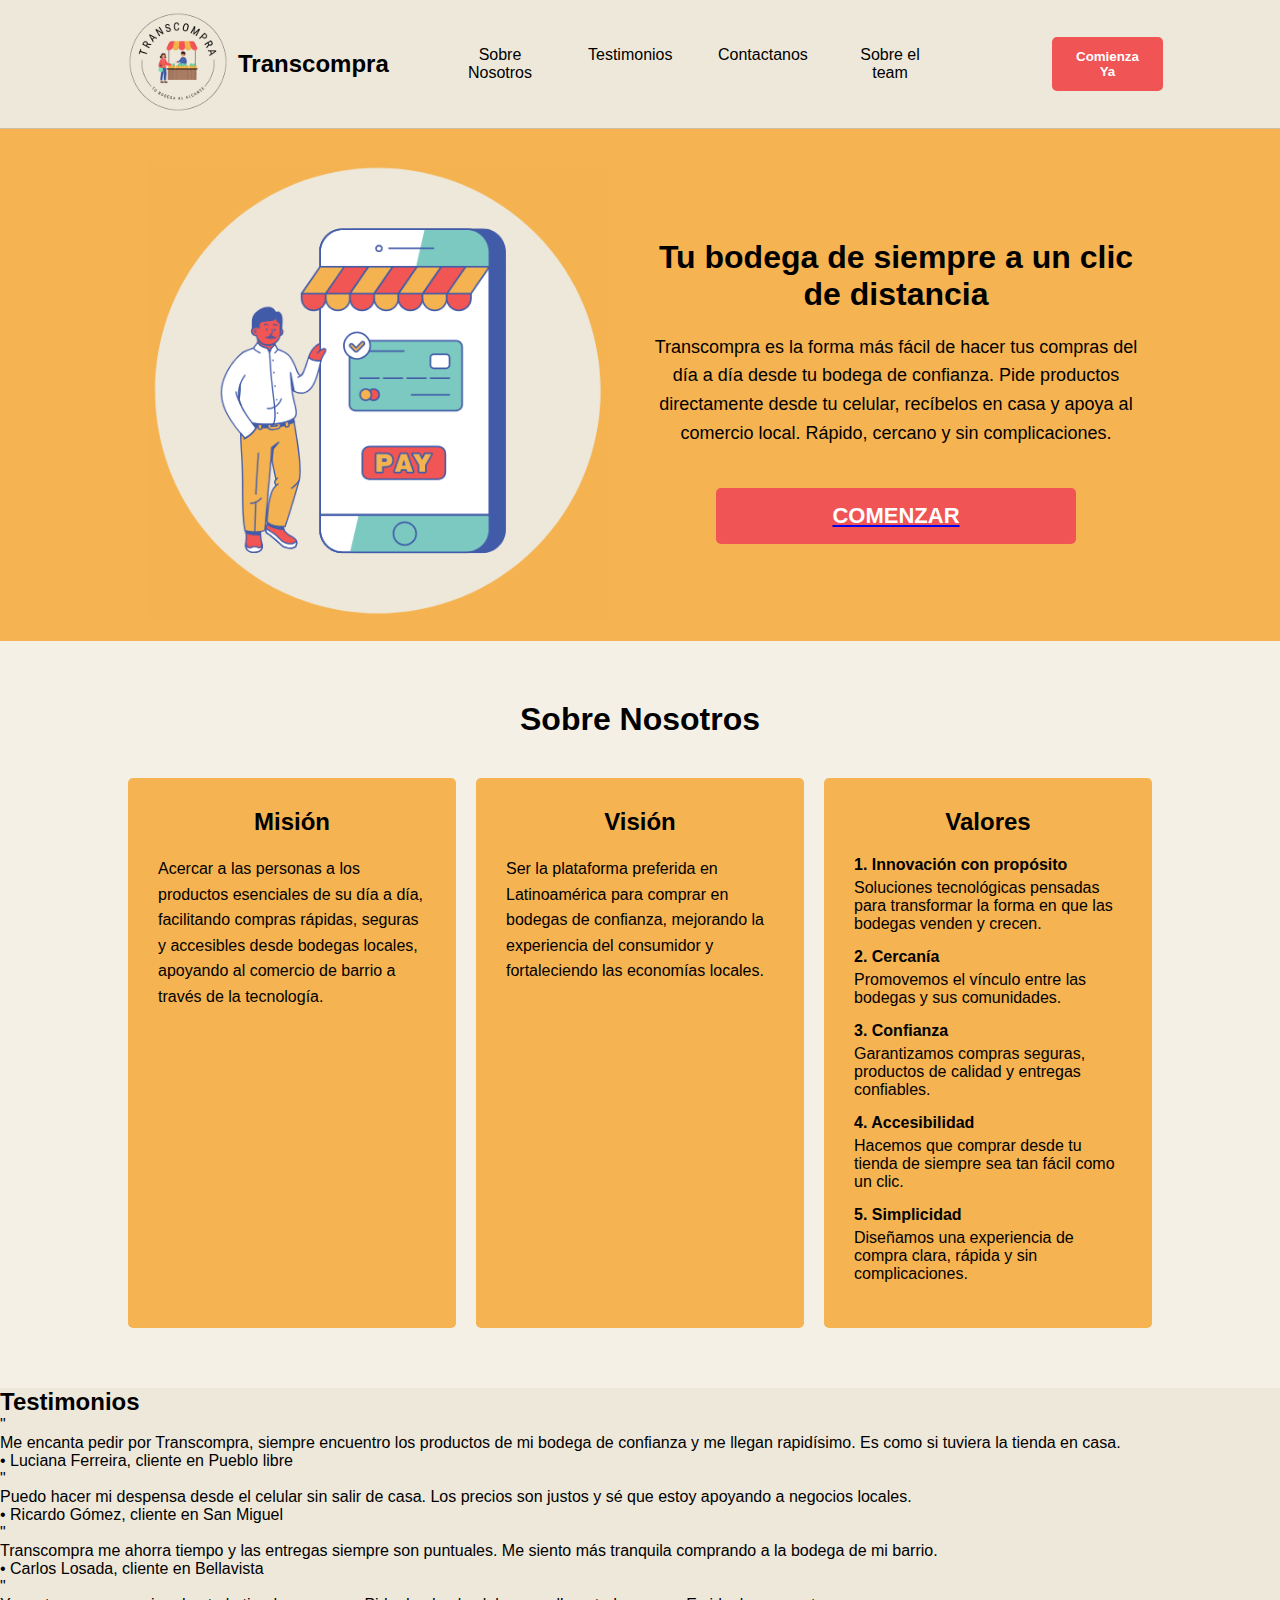
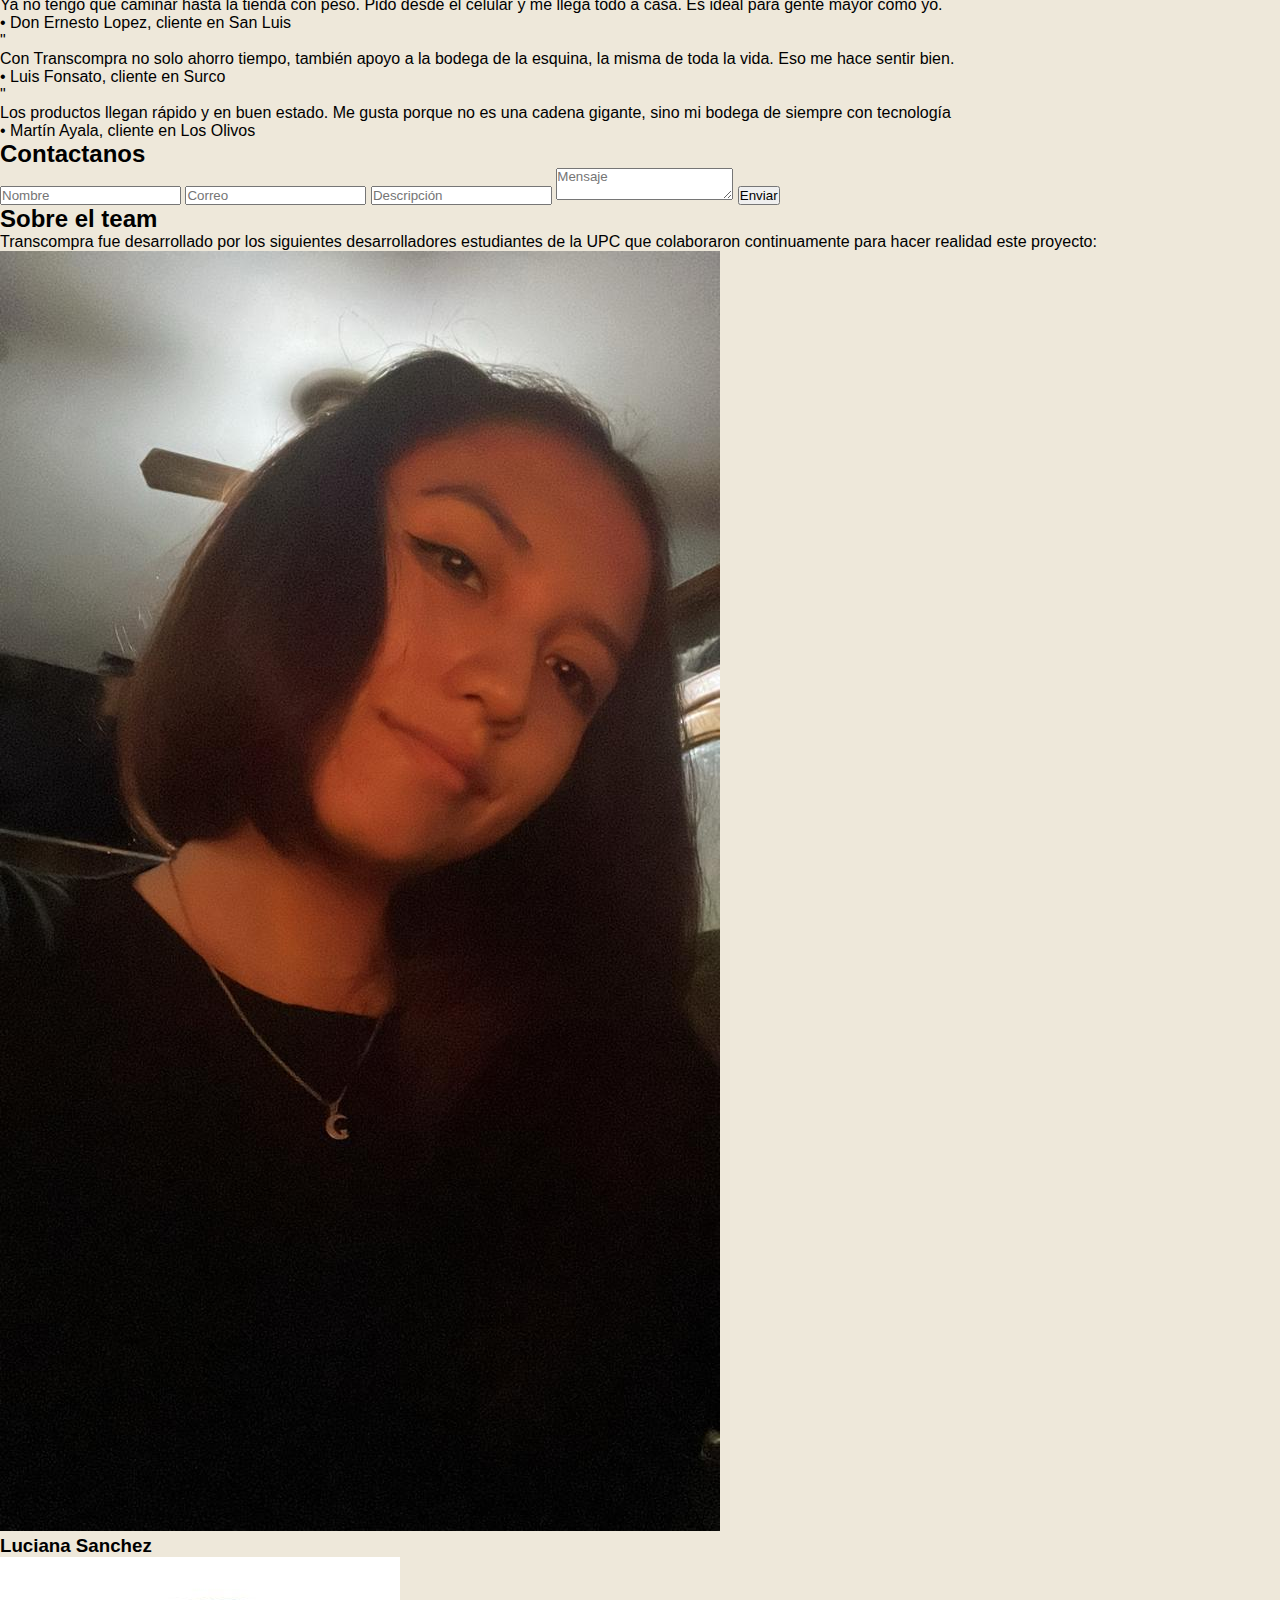
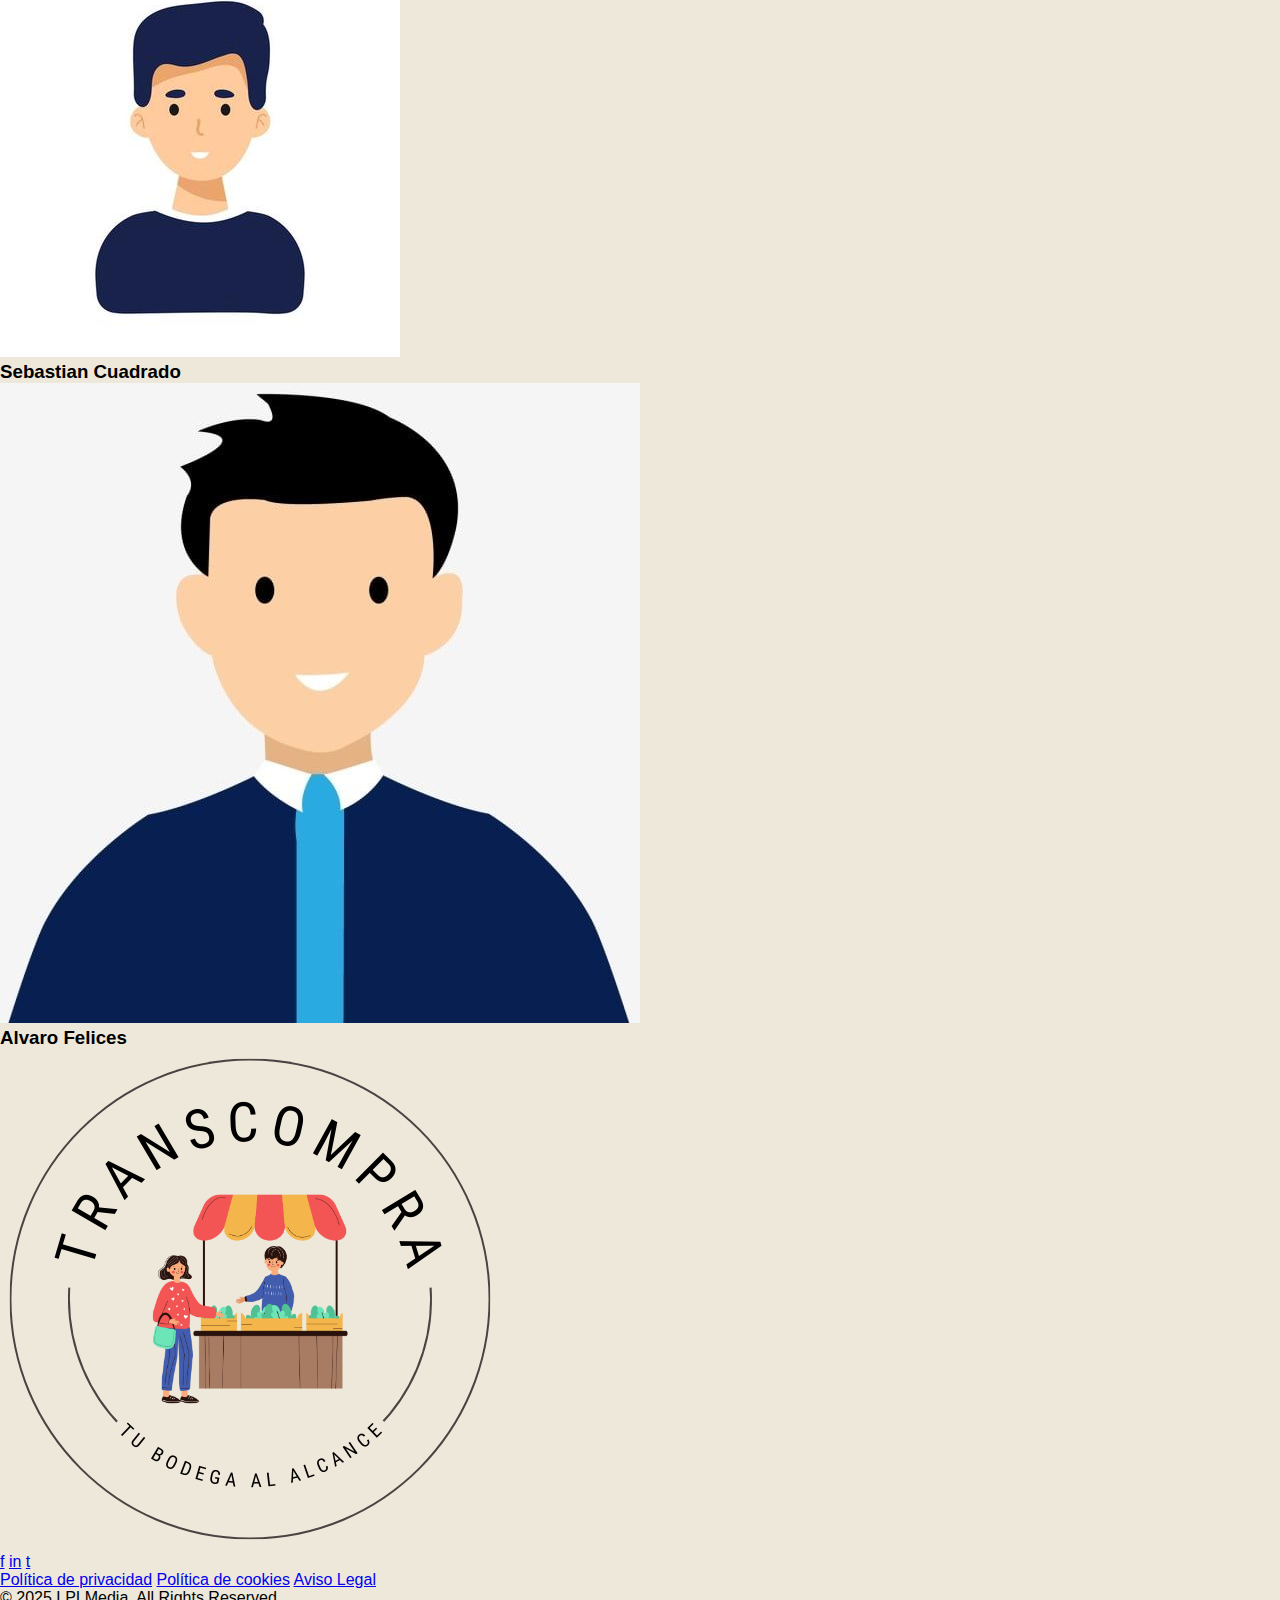
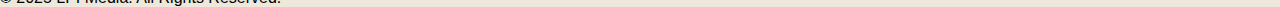
<file: index.html>
<!DOCTYPE html> 
<html lang="es">
<head>
    <meta charset="UTF-8">
    <meta name="viewport" content="width=device-width, initial-scale=1.0">
    <title>Transcompra - Plataforma Digital para tus compras de la bodega</title>
    <link rel="stylesheet" href="styles.css">
</head>
<body>
    <nav class="navbar">
        <div class="logo-container">
            <a href="index.html"><img src="imagenes/logo2.png" alt="Transcompra Logo" class="logo-image" />            </a>
            <a href="index.html" class="logo">Transcompra</a>
        </div>
        <div class="menu">
            <a href="#about">Sobre Nosotros</a>
            <a href="#testimonials">Testimonios</a>
            <a href="#contact">Contactanos</a>
            <a href="#team">Sobre el team</a>
        </div>
        <a href="App/index2.html">
            <button class="cta-button">Comienza Ya</button>
        </a>
    </nav>
    <section class="hero">
        <div class="hero-logo">
            <img src="imagenes/dibujo.png" alt="Transcompra Logo" />
        </div>
        <div class="hero-content">
            <h1>Tu bodega de siempre a un clic de distancia</h1>
            <p>Transcompra es la forma más fácil de hacer tus compras del día a día desde tu bodega de confianza. Pide productos directamente desde tu celular, recíbelos en casa y apoya al comercio local. Rápido, cercano y sin complicaciones.</p>
            <a href="App/index2.html"><button class="start-button">COMENZAR</button></a>
        </div>
    </section>

    <section id="about" class="about">
        <h2>Sobre Nosotros</h2>
        <div class="about-columns">
            <div class="about-column">
                <h3>Misión</h3>
                <p>Acercar a las personas a los productos esenciales de su día a día, facilitando compras rápidas, seguras y accesibles desde bodegas locales, apoyando al comercio de barrio a través de la tecnología.</p>
            </div>
            <div class="about-column">
                <h3>Visión</h3>
                <p>Ser la plataforma preferida en Latinoamérica para comprar en bodegas de confianza, mejorando la experiencia del consumidor y fortaleciendo las economías locales.</p>
            </div>
            <div class="about-column">
                <h3>Valores</h3>
                <ul class="values-list">
                    <li><strong>1. Innovación con propósito</strong> Soluciones tecnológicas pensadas para transformar la forma en que las bodegas venden y crecen.</li>
                    <li><strong>2. Cercanía</strong> Promovemos el vínculo entre las bodegas y sus comunidades.</li>
                    <li><strong>3. Confianza</strong>Garantizamos compras seguras, productos de calidad y entregas confiables.</li>
                    <li><strong>4. Accesibilidad</strong> Hacemos que comprar desde tu tienda de siempre sea tan fácil como un clic.</li>
                    <li><strong>5. Simplicidad</strong> Diseñamos una experiencia de compra clara, rápida y sin complicaciones.</li>
                </ul>
            </div>
        </div>
    </section>

    <section id="testimonials" class="testimonials">
        <h2>Testimonios</h2>
        <div class="testimonials-grid">
            <div class="testimonial">
                <div class="testimonial-quote">"</div>
                <div class="testimonial-content">
                    <p>Me encanta pedir por Transcompra, siempre encuentro los productos de mi bodega de confianza y me llegan rapidísimo. Es como si tuviera la tienda en casa.</p>
                    <span class="testimonial-author">• Luciana Ferreira, cliente en Pueblo libre</span>
                </div>
            </div>
            <div class="testimonial">
                <div class="testimonial-quote">"</div>
                <div class="testimonial-content">
                    <p>Puedo hacer mi despensa desde el celular sin salir de casa. Los precios son justos y sé que estoy apoyando a negocios locales.</p>
                    <span class="testimonial-author">• Ricardo Gómez, cliente en San Miguel</span>
                </div>
            </div>
            <div class="testimonial">
                <div class="testimonial-quote">"</div>
                <div class="testimonial-content">
                    <p>Transcompra me ahorra tiempo y las entregas siempre son puntuales. Me siento más tranquila comprando a la bodega de mi barrio.</p>
                    <span class="testimonial-author">• Carlos Losada, cliente en Bellavista</span>
                </div>
            </div>
            <div class="testimonial">
                <div class="testimonial-quote">"</div>
                <div class="testimonial-content">
                    <p>Ya no tengo que caminar hasta la tienda con peso. Pido desde el celular y me llega todo a casa. Es ideal para gente mayor como yo.</p>
                    <span class="testimonial-author">• Don Ernesto Lopez, cliente en San Luis</span>
                </div>
            </div>
            <div class="testimonial">
                <div class="testimonial-quote">"</div>
                <div class="testimonial-content">
                    <p>Con Transcompra no solo ahorro tiempo, también apoyo a la bodega de la esquina, la misma de toda la vida. Eso me hace sentir bien.</p>
                    <span class="testimonial-author">• Luis Fonsato, cliente en Surco </span>
                </div>
            </div>
            <div class="testimonial">
                <div class="testimonial-quote">"</div>
                <div class="testimonial-content">
                    <p>Los productos llegan rápido y en buen estado. Me gusta porque no es una cadena gigante, sino mi bodega de siempre con tecnología</p>
                    <span class="testimonial-author">• Martín Ayala, cliente en Los Olivos</span>
                </div>
            </div>
        </div>
    </section>

    <section id="contact" class="contact">
        <h2>Contactanos</h2>
        <form class="contact-form">
            <input type="text" placeholder="Nombre" required>
            <input type="email" placeholder="Correo" required>
            <input type="text" placeholder="Descripción">
            <textarea placeholder="Mensaje" required></textarea>
            <button type="submit">Enviar</button>
        </form>
    </section>

    <section id="team" class="team">
        <h2>Sobre el team</h2>
        <p>Transcompra fue desarrollado por los siguientes desarrolladores estudiantes de la UPC que colaboraron continuamente para hacer realidad este proyecto:</p>
        <div class="team-grid">
            <div class="team-member">
                <img src="imagenes/Luciana.jpg" alt="Luciana Sanchez">
                <h3>Luciana Sanchez</h3>
            </div>
            <div class="team-member">
                <img src="imagenes/sebastian.jpg" alt="Sebastian Cuadrado">
                <h3>Sebastian Cuadrado</h3>
            </div>
            <div class="team-member">
                <img src="imagenes/alvaro.jpg" alt="Alvaro Felices">
                <h3>Alvaro Felices</h3>
            </div>
        </div>
    </section>
    <footer class="footer">
        <div class="footer-logo">
            <img src="imagenes/logo2.png" alt="Transcompra Logo"/>
        </div>
        <div class="social-icons">
            <a href="#"><span>f</span></a>
            <a href="#"><span>in</span></a>
            <a href="#"><span>t</span></a>
        </div>
        <div class="footer-links">
            <a href="#">Política de privacidad</a>
            <a href="#">Política de cookies</a>
            <a href="#">Aviso Legal</a>
        </div>
        <p>© 2025 LPI Media. All Rights Reserved.</p>
    </footer>
</body>
</html>
</file>
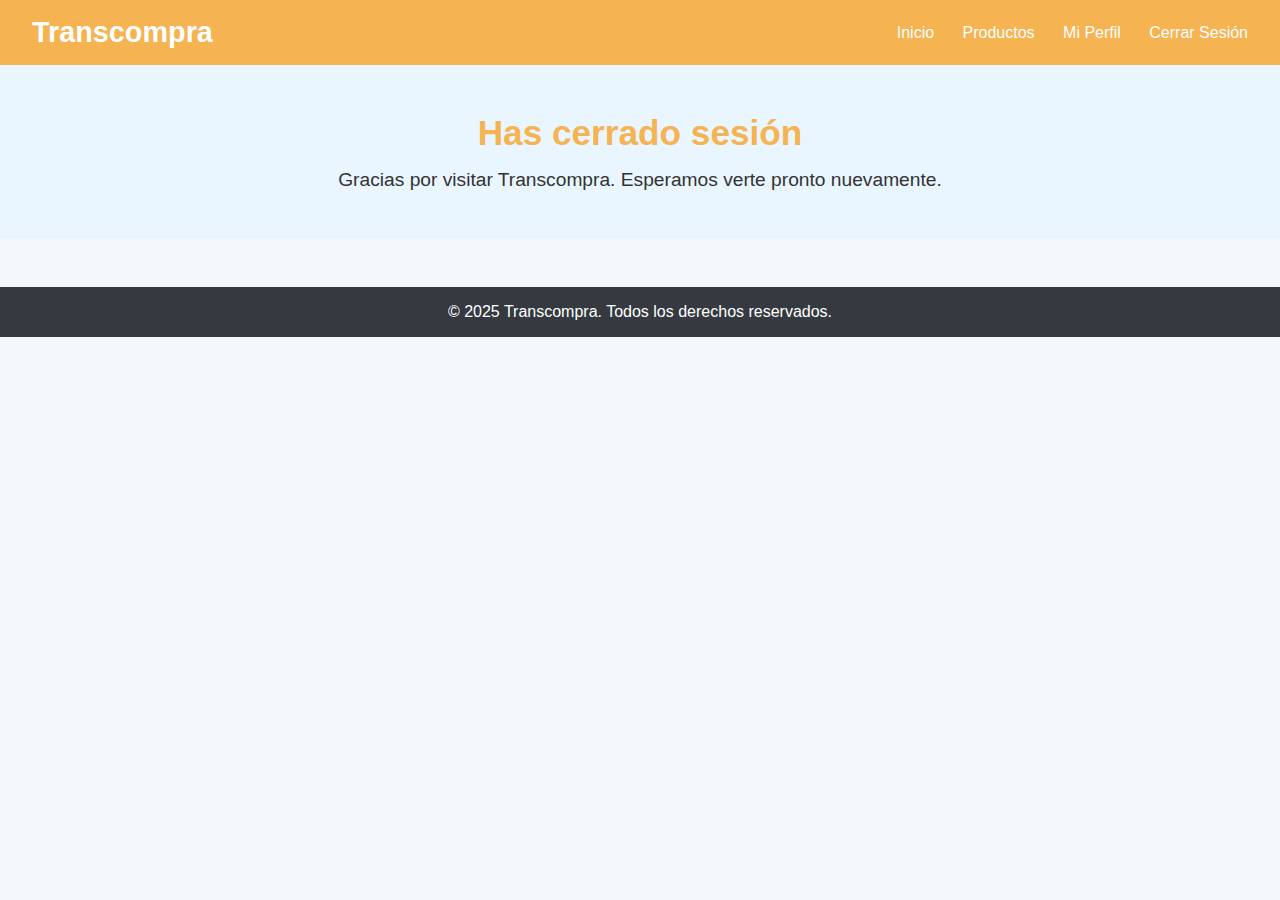
<file: App/cerrar.html>
<!DOCTYPE html>
<html lang="es">
<head>
  <meta charset="UTF-8">
  <meta name="viewport" content="width=device-width, initial-scale=1">
  <title>Cerrar Sesión - Transcompra</title>
  <link rel="stylesheet" href="styles2.css">
</head>
<body>
  <header>
    <h1>Transcompra</h1>
    <nav>
        <a href="home.html">Inicio</a>
        <a href="productos.html">Productos</a>
        <a href="perfil.html">Mi Perfil</a>
        <a href="cerrar.html">Cerrar Sesión</a>
    </nav>
  </header>

  <section class="hero">
    <h2>Has cerrado sesión</h2>
    <p>Gracias por visitar Transcompra. Esperamos verte pronto nuevamente.</p>
  </section>

  <footer>
    &copy; 2025 Transcompra. Todos los derechos reservados.
  </footer>
</body>
</html>
</file>
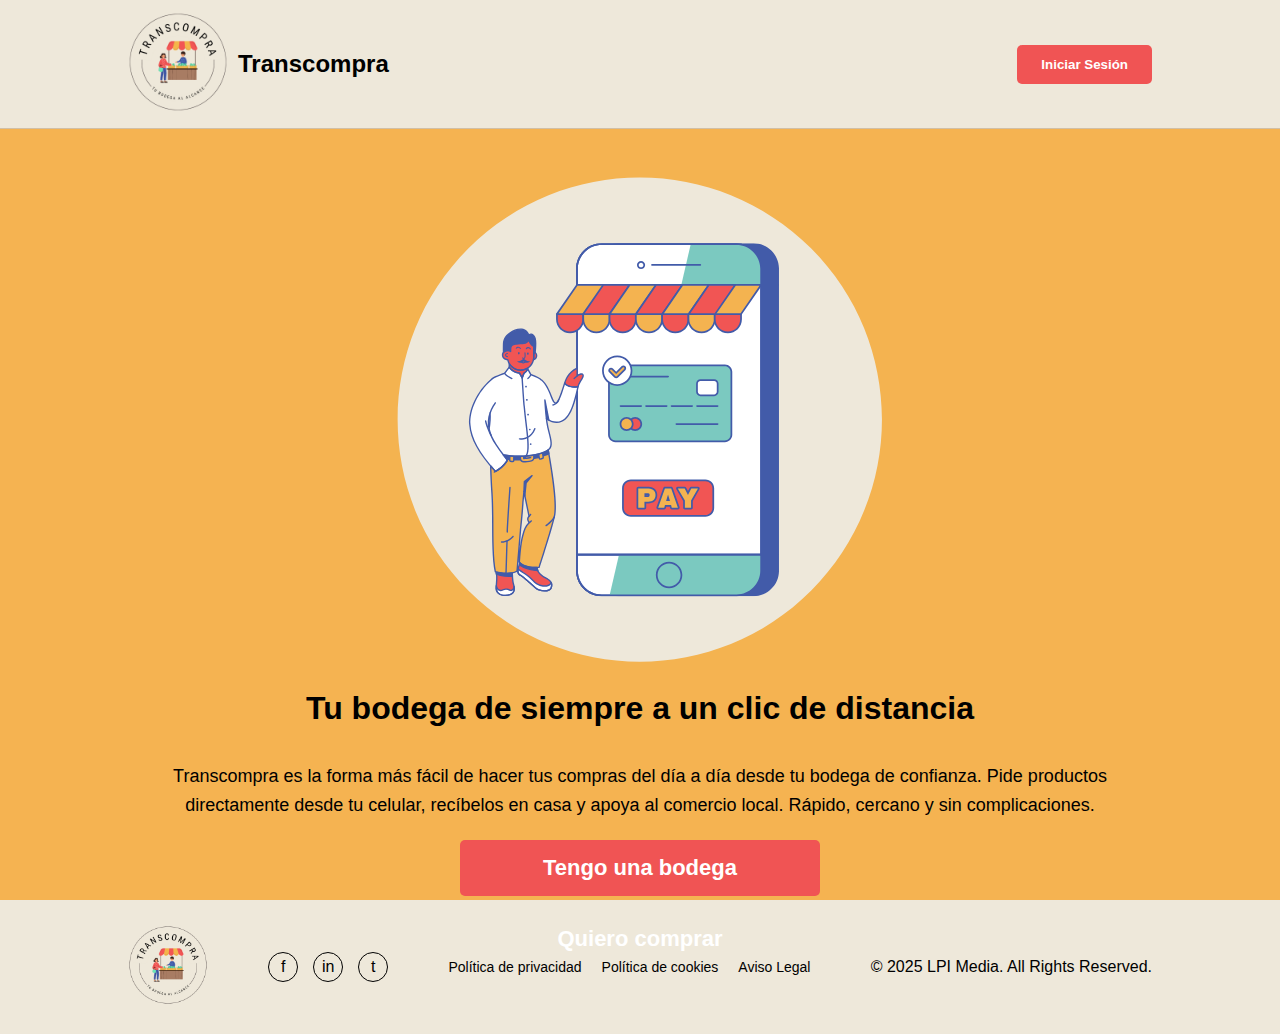
<file: App/index2.html>
<!DOCTYPE html> 
<html lang="es">
<head>
    <meta charset="UTF-8">
    <meta name="viewport" content="width=device-width, initial-scale=1.0">
    <title>Transcompra - Plataforma Digital para tus compras de la bodega</title>
    <link rel="stylesheet" href="styles0.css">
</head>
<body>
    <nav class="navbar">
        <div class="logo-container">
            <a href="../index.html"><img src="../imagenes/logo2.png" alt="Transcompra Logo" class="logo-image" />            </a>
            <a href="../index.html" class="logo">Transcompra</a>
        </div>
        <div>
            <a href="iniciarSesion/iniciarSesion.html">
                <button class="cta-button1">Iniciar Sesión</button>
            </a>
        </div>
    </nav>

    <section class="hero">
        <div class="hero-logo">
            <img src="../imagenes/dibujo.png" alt="Transcompra Logo" />
        </div>
        <div class="hero-content">
            <h1>Tu bodega de siempre a un clic de distancia</h1>
            <p>Transcompra es la forma más fácil de hacer tus compras del día a día desde tu bodega de confianza. Pide productos directamente desde tu celular, recíbelos en casa y apoya al comercio local. Rápido, cercano y sin complicaciones.</p>
            <a href="registro/registrarseProveedor.html">
                <button class="start-button">Tengo una bodega</button>
            </a>
            <a href="registro/registrarseComprador.html">
                <button class="start-button">Quiero comprar</button>
            </a>
        </div>
    </section>
    
    <footer class="footer">
        <div class="footer-logo">
            <img src="../imagenes/logo2.png" alt="Transcompra Logo"/>
        </div>
        <div class="social-icons">
            <a href="#"><span>f</span></a>
            <a href="#"><span>in</span></a>
            <a href="#"><span>t</span></a>
        </div>
        <div class="footer-links">
            <a href="#">Política de privacidad</a>
            <a href="#">Política de cookies</a>
            <a href="#">Aviso Legal</a>
        </div>
        <p>© 2025 LPI Media. All Rights Reserved.</p>
    </footer>
</body>
</html>
</file>
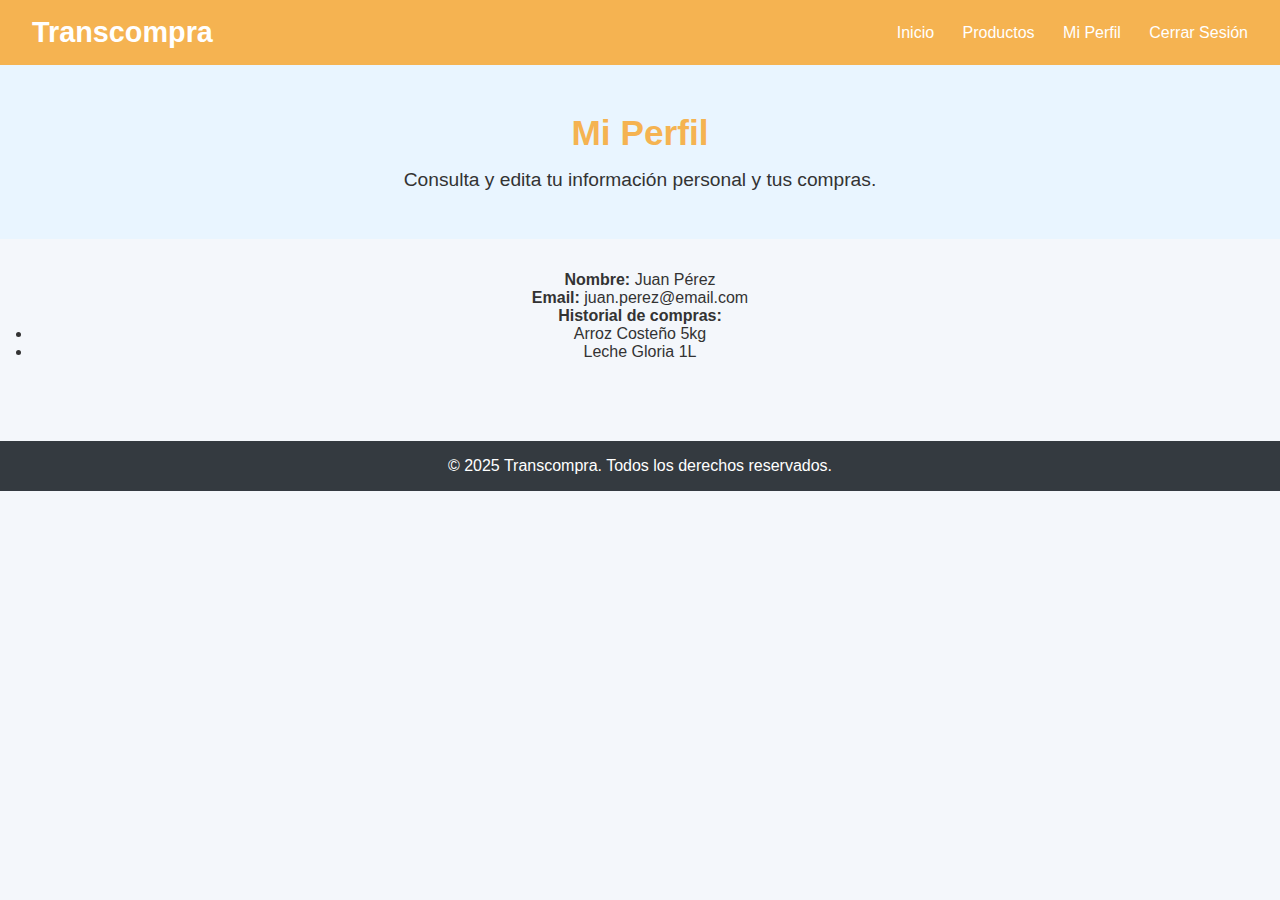
<file: App/perfil.html>
<!DOCTYPE html>
<html lang="es">
<head>
  <meta charset="UTF-8">
  <meta name="viewport" content="width=device-width, initial-scale=1">
  <title>Mi Perfil - Transcompra</title>
  <link rel="stylesheet" href="styles2.css">
</head>
<body>
  <header>
    <h1>Transcompra</h1>
    <nav>
        <a href="home.html">Inicio</a>
        <a href="productos.html">Productos</a>
        <a href="perfil.html">Mi Perfil</a>
        <a href="cerrar.html">Cerrar Sesión</a>
    </nav>
  </header>

  <section class="hero">
    <h2>Mi Perfil</h2>
    <p>Consulta y edita tu información personal y tus compras.</p>
  </section>

  <section class="product-gallery">
    <p><strong>Nombre:</strong> Juan Pérez</p>
    <p><strong>Email:</strong> juan.perez@email.com</p>
    <p><strong>Historial de compras:</strong></p>
    <ul>
      <li>Arroz Costeño 5kg</li>
      <li>Leche Gloria 1L</li>
    </ul>
  </section>

  <footer>
    &copy; 2025 Transcompra. Todos los derechos reservados.
  </footer>
</body>
</html>
</file>
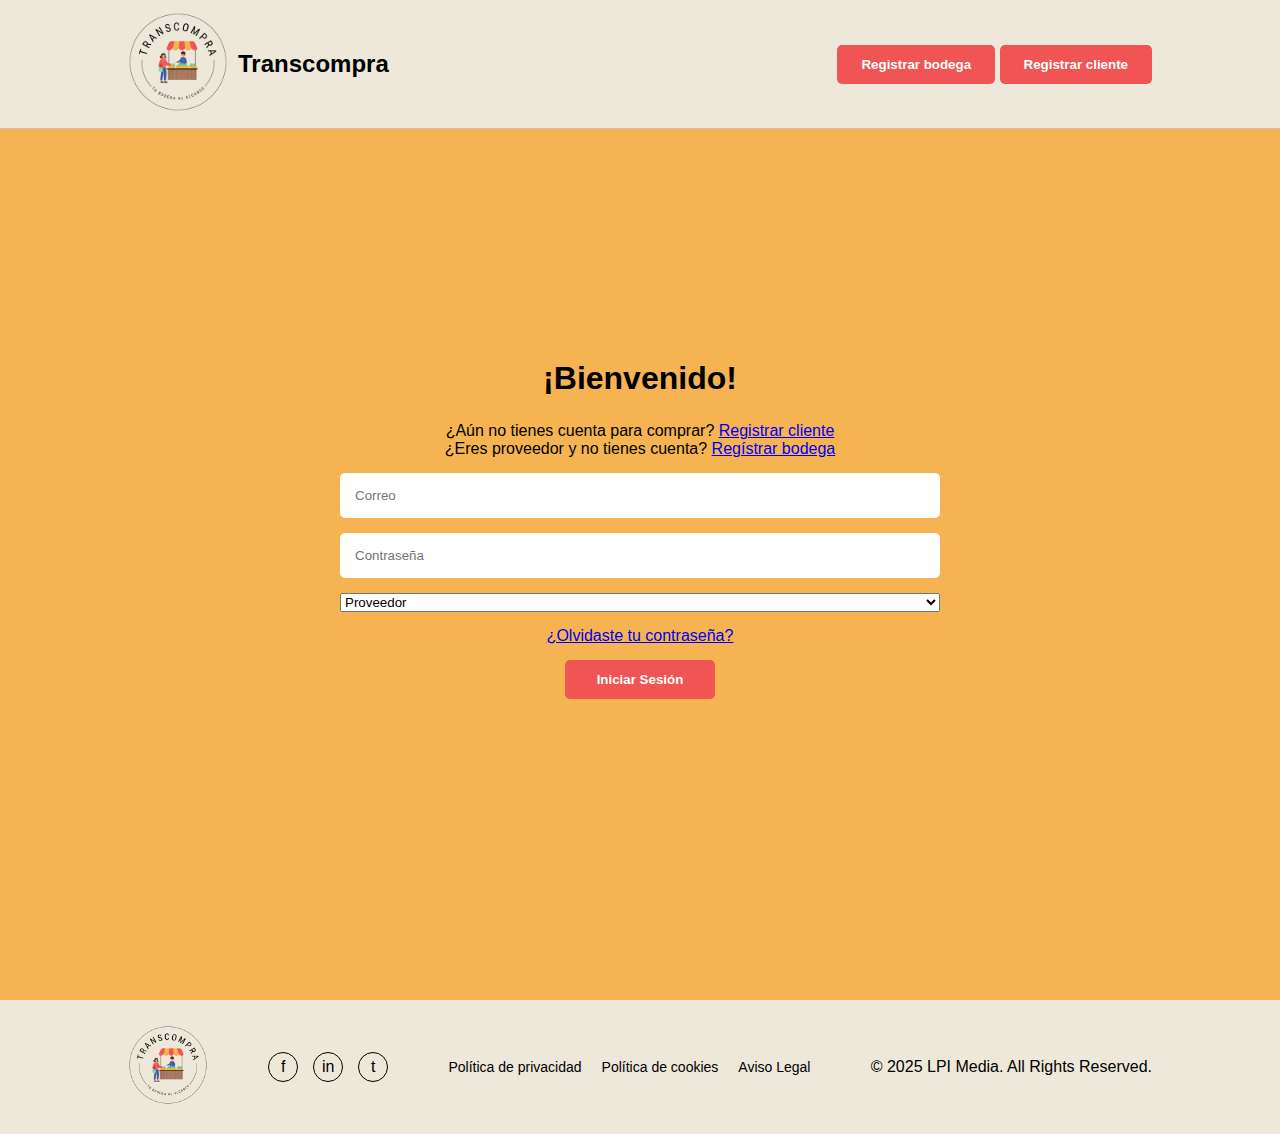
<file: App/iniciarSesion/iniciarSesion.html>
<!DOCTYPE html> 
<html lang="es">
<head>
    <meta charset="UTF-8">
    <meta name="viewport" content="width=device-width, initial-scale=1.0">
    <title>Transcompra - Plataforma Digital para tus compras de la bodega</title>
    <link rel="stylesheet" href="styles3.css">
</head>
<body>
    <nav class="navbar">
        <div class="logo-container">
            <a href="../index2.html"><img src="../../imagenes/logo2.png" alt="Transcompra Logo" class="logo-image" />            </a>
            <a href="../index2.html" class="logo">Transcompra</a>
        </div>
        <div>
            <a href="../registro/registrarseProveedor.html">
                <button class="cta-button1">Registrar bodega</button>
            </a>
            <a href="../registro/registrarseComprador.html">
                <button class="cta-button1">Registrar cliente</button>
            </a>
        </div>
    </nav>

    <section id="iniciarSesion" class="iniciarSesion">
        <h2>¡Bienvenido!</h2>
        <div>
            <p>¿Aún no tienes cuenta para comprar? <a href="../registro/registrarseComprador.html">Registrar cliente</a></p>
            <p>¿Eres proveedor y no tienes cuenta? <a href="../registro/registrarseProveedor.html">Regístrar bodega</a></p>
        </div>
        <form id="iniciarSesion-form" class="iniciarSesion-form">
            <input type="email" placeholder="Correo" required>
            <input type="password" placeholder="Contraseña" required>
            <select name="Tipo de usuario" id="UserType" form="iniciarSesion-form" placeholder="Tipo de usuario" required>
                <option value="Proveedor">Proveedor</option>
                <option value="Comprador">Comprador</option>
            </select>
            <div class="recuperar-contrasena">
                <a href="#">¿Olvidaste tu contraseña?</a>
            </div>
            <a href="../home.html">
                <button type="submit">Iniciar Sesión</button>
            </a>
        </form>
    </section>

    
    <footer class="footer">
        <div class="footer-logo">
            <img src="../../imagenes/logo2.png" alt="Transcompra Logo"/>
        </div>
        <div class="social-icons">
            <a href="#"><span>f</span></a>
            <a href="#"><span>in</span></a>
            <a href="#"><span>t</span></a>
        </div>
        <div class="footer-links">
            <a href="#">Política de privacidad</a>
            <a href="#">Política de cookies</a>
            <a href="#">Aviso Legal</a>
        </div>
        <p>© 2025 LPI Media. All Rights Reserved.</p>
    </footer>
</body>
</html>
</file>
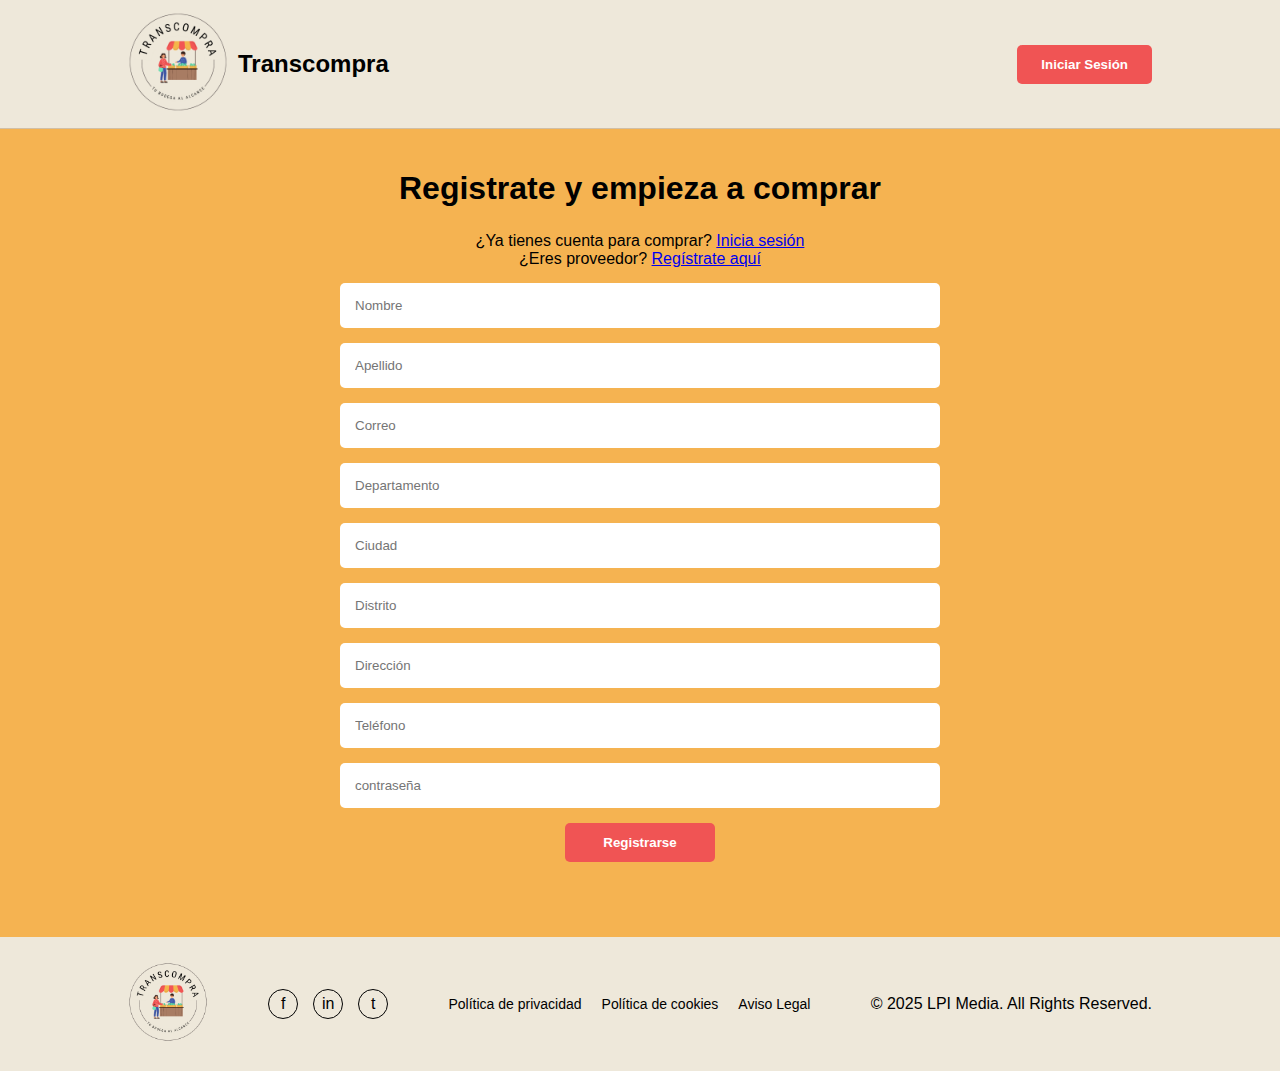
<file: App/registro/registrarseComprador.html>
<!DOCTYPE html> 
<html lang="es">
<head>
    <meta charset="UTF-8">
    <meta name="viewport" content="width=device-width, initial-scale=1.0">
    <title>Transcompra - Plataforma Digital para tus compras de la bodega</title>
    <link rel="stylesheet" href="styles2.css">
</head>
<body>
    <nav class="navbar">
        <div class="logo-container">
            <a href="../index2.html"><img src="../../imagenes/logo2.png" alt="Transcompra Logo" class="logo-image" />            </a>
            <a href="../index2.html" class="logo">Transcompra</a>
        </div>
        <div>
            <a href="../iniciarSesion/iniciarSesion.html">
                <button class="cta-button1">Iniciar Sesión</button>
            </a>
        </div>
    </nav>

    <section id="registroComprador" class="RegistroComprador">
        <h2>Registrate y empieza a comprar</h2>
        <div>
            <p>¿Ya tienes cuenta para comprar? <a href="../iniciarSesion/iniciarSesion.html">Inicia sesión</a></p>
            <p>¿Eres proveedor? <a href="registrarseProveedor.html">Regístrate aquí</a></p>
        </div>
        <form class="registroComprador-form">
            <input type="text" placeholder="Nombre" required>
            <input type="text" placeholder="Apellido" required>
            <input type="email" placeholder="Correo" required>
            <input type="text" placeholder="Departamento" required>
            <input type="text" placeholder="Ciudad" required>
            <input type="text" placeholder="Distrito" required>
            <input type="text" placeholder="Dirección" required>
            <input type="number" placeholder="Teléfono" required>
            <input type="password" placeholder="contraseña" required>
            <a href="../app/app.html">
                <button type="submit">Registrarse</button>
            </a>
        </form>
    </section>

    
    <footer class="footer">
        <div class="footer-logo">
            <img src="../../imagenes/logo2.png" alt="Transcompra Logo"/>
        </div>
        <div class="social-icons">
            <a href="#"><span>f</span></a>
            <a href="#"><span>in</span></a>
            <a href="#"><span>t</span></a>
        </div>
        <div class="footer-links">
            <a href="#">Política de privacidad</a>
            <a href="#">Política de cookies</a>
            <a href="#">Aviso Legal</a>
        </div>
        <p>© 2025 LPI Media. All Rights Reserved.</p>
    </footer>
</body>
</html>
</file>
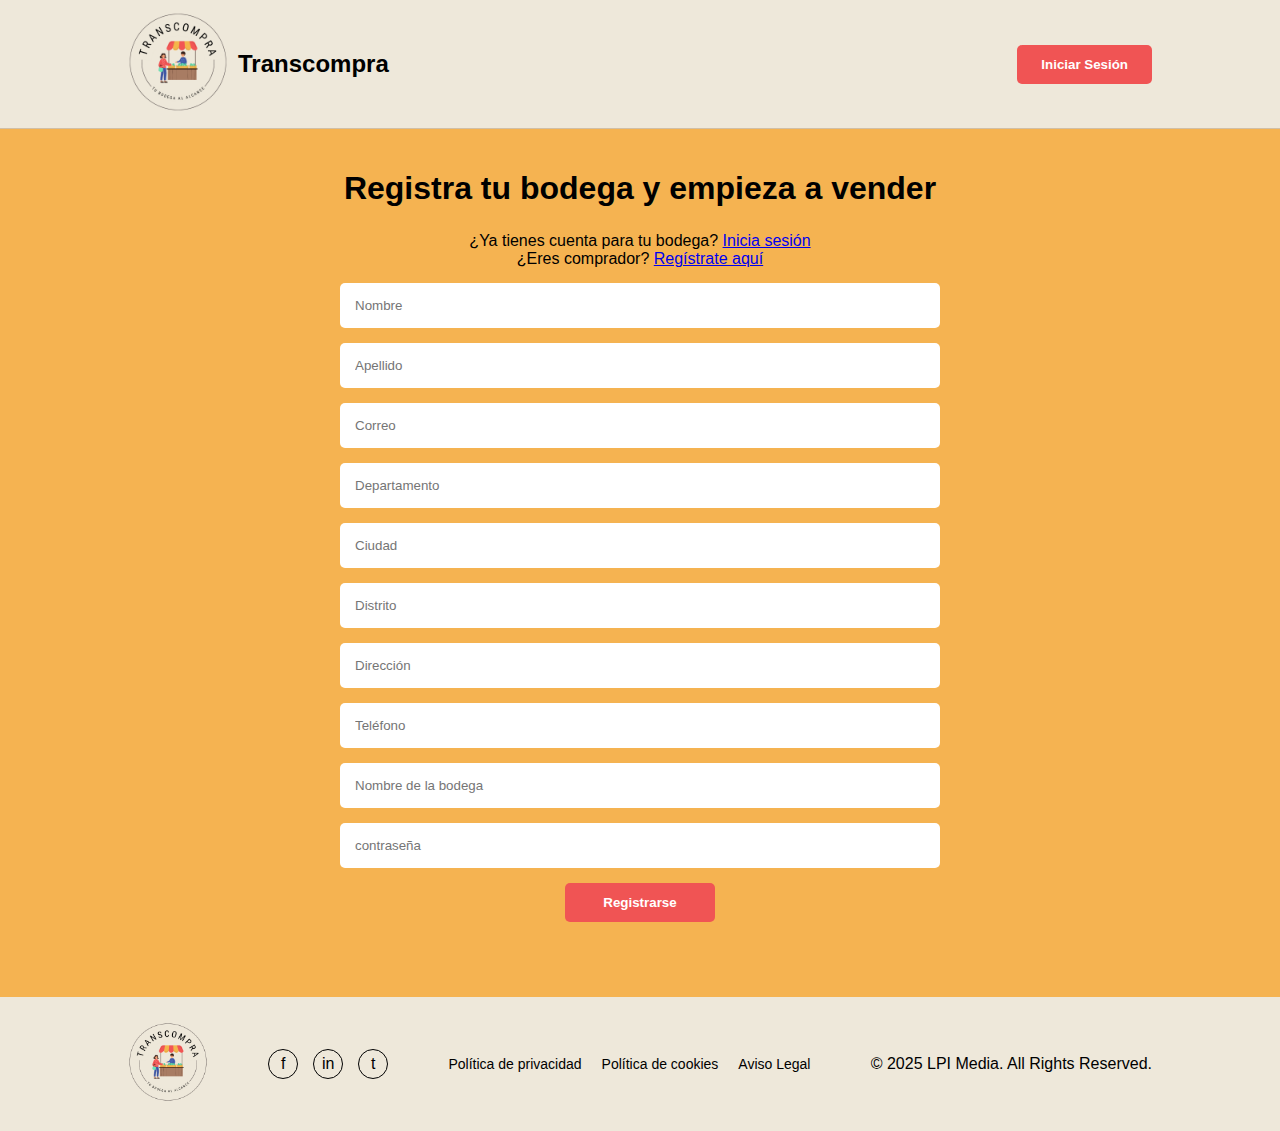
<file: App/registro/registrarseProveedor.html>
<!DOCTYPE html> 
<html lang="es">
<head>
    <meta charset="UTF-8">
    <meta name="viewport" content="width=device-width, initial-scale=1.0">
    <title>Transcompra - Plataforma Digital para tus compras de la bodega</title>
    <link rel="stylesheet" href="styles2.css">
</head>
<body>
    <nav class="navbar">
        <div class="logo-container">
            <a href="../index2.html"><img src="../../imagenes/logo2.png" alt="Transcompra Logo" class="logo-image" />            </a>
            <a href="../index2.html" class="logo">Transcompra</a>
        </div>
        <div>
            <a href="../iniciarSesion/iniciarSesion.html">
                <button class="cta-button1">Iniciar Sesión</button>
            </a>
        </div>
    </nav>

    <section id="registroComprador" class="RegistroComprador">
        <h2>Registra tu bodega y empieza a vender</h2>
        <div>
            <p>¿Ya tienes cuenta para tu bodega? <a href="../iniciarSesion/iniciarSesion.html">Inicia sesión</a></p>
            <p>¿Eres comprador? <a href="registrarseComprador.html">Regístrate aquí</a></p>
        </div>
        <form class="registroComprador-form">
            <input type="text" placeholder="Nombre" required>
            <input type="text" placeholder="Apellido" required>
            <input type="email" placeholder="Correo" required>
            <input type="text" placeholder="Departamento" required>
            <input type="text" placeholder="Ciudad" required>
            <input type="text" placeholder="Distrito" required>
            <input type="text" placeholder="Dirección" required>
            <input type="number" placeholder="Teléfono" required>
            <input type="text" placeholder="Nombre de la bodega" required>
            <input type="password" placeholder="contraseña" requsired>
            <a href="../app/app.html">
                <button type="submit">Registrarse</button>
            </a>
        </form>
    </section>

    
    <footer class="footer">
        <div class="footer-logo">
            <img src="../../imagenes/logo2.png" alt="Transcompra Logo"/>
        </div>
        <div class="social-icons">
            <a href="#"><span>f</span></a>
            <a href="#"><span>in</span></a>
            <a href="#"><span>t</span></a>
        </div>
        <div class="footer-links">
            <a href="#">Política de privacidad</a>
            <a href="#">Política de cookies</a>
            <a href="#">Aviso Legal</a>
        </div>
        <p>© 2025 LPI Media. All Rights Reserved.</p>
    </footer>
</body>
</html>
</file>
<file: styles.css>
* {
    margin: 0;
    padding: 0;
    box-sizing: border-box;
    font-family: Arial, sans-serif;
}
body {
    background-color: #eee8da;
}
.navbar {
    display: flex;
    position: fixed;
    width: 100%;
    justify-content: space-between;
    align-items: center;
    padding: 12px 10%;
    background-color: #eee8da;
    border-bottom: 1px solid #d1bfa5;
}
.navbar img {
    width: 100px;
}
.navbar a {
    width: 100px;
}
.logo-container {
    display: flex;
    align-items: center;
    gap: 10px;
}
.logo {
    font-size: 24px;
    font-weight: bold;
    color: #000;
    text-decoration: none;
}

.menu {
    display: flex;
    gap: 30px;
}

.menu a {
    text-decoration: none;
    color: #000;
    padding: 8px;
    font-size: 16px;
    text-align: center;
}

.menu a:hover {
    background-color: #F5B351;
    border-radius: 5px;
}
/* Boton nav */
.cta-button {
    background-color: #F05454;
    color: white;
    padding: 12px 24px;
    border: none;
    border-radius: 5px;
    cursor: pointer;
    font-weight: bold;
}

.cta-button:hover {
    background-color: #ca1717;
}
/* Presentacion Start Up*/
.hero {
    background-color: #F5B351;
    padding: 141.11px 10%;
    display: flex;
    justify-content: space-between;
    align-items: center;
    padding-bottom: 0px;
}

.hero-logo {
    width: 500px;
    height: 500px;
    background-color: #F5B351;
    display: flex;
    justify-content: center;
    align-items: center;
    padding: 20px;
    overflow: hidden;
}

.hero-logo img {
    width: 100%;
}

.hero-content {
    width: 50%;
    color: #000;
}

.hero-content h1 {
    font-size: 32px;
    margin-bottom: 20px;
    text-align: center;
}

.hero-content p {
    font-size: 18px;
    line-height: 1.6;
    margin-bottom: 20px;
    text-align: center;
}

.start-button {
    display: block;
    width: 100%;
    max-width: 360px;
    background-color: #F05454;
    color: white;
    padding: 15px;
    border: none;
    border-radius: 5px;
    cursor: pointer;
    font-size: 22px;
    font-weight: bold;
    margin: 40px auto 0;
    text-align: center;
}
.start-button:hover {
    background-color: #ca1717;
}
/* About Us */
.about {
    padding: 60px 10%;
    background-color: #f5f0e6;
}

.about h2 {
    text-align: center;
    font-size: 32px;
    margin-bottom: 40px;
    color: #000;
}

.about-columns {
    display: flex;
    justify-content: space-between;
    gap: 20px;
}

.about-column {
    flex: 1;
    background-color: #F5B351;
    padding: 30px;
    border-radius: 5px;
}
.about-column:hover {
    background-color: #F05454;
    transition: background-color 0.3s ease;
    transform: scale(1.05);
}

.about-column h3 {
    color: black;
    font-size: 24px;
    margin-bottom: 20px;
    text-align: center;
}

.about-column p {
    color: #000;
    line-height: 1.6;
}

.values-list {
    list-style-type: none;
}

.values-list li {
    margin-bottom: 15px;
    color: #000;
}

.values-list strong {
    color: #000;
    display: block;
    margin-bottom: 5px;
}
</file>
<file: App/styles2.css>
* {
  margin: 0;
  padding: 0;
  box-sizing: border-box;
}

body {
  font-family: 'Poppins', sans-serif;
  background-color: #f4f7fb;
  color: #333;
}

header {
  background-color: #F5B351;
  color: white;
  padding: 1rem 2rem;
  display: flex;
  justify-content: space-between;
  align-items: center;
  flex-wrap: wrap;
}

header h1 {
  font-size: 1.8rem;
}

nav a {
  color: white;
  text-decoration: none;
  margin-left: 1.5rem;
  font-weight: 500;
  transition: color 0.3s;
}

nav a:hover {
  color: #d4edff;
}

.hero {
  background-color: #e9f5ff;
  text-align: center;
  padding: 3rem 2rem;
}

.hero h2 {
  font-size: 2.2rem;
  color: #F5B351;
  margin-bottom: 1rem;
}

.hero p {
  font-size: 1.2rem;
}

.product-gallery {
  padding: 2rem;
  text-align: center;
}

.product-gallery h2 {
  font-size: 1.8rem;
  margin-bottom: 1.5rem;
}

.product-grid {
  display: grid;
  grid-template-columns: repeat(auto-fit, minmax(220px, 1fr));
  gap: 2rem;
}

.product-card {
  background-color: white;
  border-radius: 12px;
  box-shadow: 0 2px 10px rgba(0, 0, 0, 0.05);
  padding: 1rem;
  transition: transform 0.2s;
}

.product-card:hover {
  transform: translateY(-5px);
}

.product-card img {
  width: 100%;
  border-radius: 8px;
  margin-bottom: 1rem;
}

.product-card h3 {
  color: #007bff;
  margin-bottom: 0.5rem;
}

.product-card p {
  font-weight: bold;
  margin-bottom: 1rem;
}

.product-card button {
  background-color: #28a745;
  color: white;
  border: none;
  padding: 0.6rem 1.2rem;
  border-radius: 6px;
  font-size: 0.95rem;
  cursor: pointer;
  transition: background-color 0.3s;
}

.product-card button:hover {
  background-color: #218838;
}

footer {
  background-color: #343a40;
  color: #fff;
  text-align: center;
  padding: 1rem;
  margin-top: 3rem;
}
</file>
<file: App/styles0.css>
a {
    text-decoration: none;
}
* {
    margin: 0;
    padding: 0;
    box-sizing: border-box;
    font-family: Arial, sans-serif;
}
body {
    background-color: #eee8da;
}
.navbar {
    display: flex;
    position: fixed;
    width: 100%;
    justify-content: space-between;
    align-items: center;
    padding: 12px 10%;
    background-color: #eee8da;
    border-bottom: 1px solid #d1bfa5;
}
.navbar img {
    width: 100px;
}
.navbar a {
    width: 100px;
}
.logo-container {
    display: flex;
    align-items: center;
    gap: 10px;
}
.logo {
    font-size: 24px;
    font-weight: bold;
    color: #000;
    text-decoration: none;
}

.menu {
    display: flex;
    gap: 30px;
}

/* Boton nav */
.cta-button1 {
    background-color: #F05454;
    color: white;
    padding: 12px 24px;
    border: none;
    border-radius: 5px;
    cursor: pointer;
    font-weight: bold;
}
.cta-button1:hover {
    background-color: #ca1717;
}
/* Hero Section */
.hero {
    display:absolute;
    align-items: center;
    background-color: #F5B351;
    padding: 170px 10%;
    justify-content: center;
    align-items: center;
    padding-bottom: 50px;
    width: 100%;
    height: 100vh;
}

.hero-logo {
    width: 100%;
    height: 500px;
    background-color: #F5B351;
    display: flex;
    justify-content: center;
    align-items: center;
    padding: 20px;
    overflow: hidden;
    text-align: center;
    margin-bottom: 20px;
}

.hero-logo img {
    display: inline-block;
    max-width: 100%;
    height: auto;
}

.hero-content {
    width: 100%;
    color: #000;
}

.hero-content h1 {
    font-size: 32px;
    margin-bottom: 20px;
    text-align: center;
    padding-bottom: 15px;
}

.hero-content p {
    font-size: 18px;
    line-height: 1.6;
    margin-bottom: 20px;
    text-align: center;
}

.start-button {
    display: block;
    width: 100%;
    max-width: 360px;
    background-color: #F05454;
    color: white;
    padding: 15px;
    border: none;
    border-radius: 5px;
    cursor: pointer;
    font-size: 22px;
    font-weight: bold;
    margin: 40px auto 0;
    margin-top: 15px;
}
.start-button:hover {
    background-color: #ca1717;
}

/*footer*/

.footer {
    background-color: #eee8da;
    padding: 25px 10%;
    display: flex;
    justify-content: space-between;
    align-items: center;
    height: 100;
}

.footer-logo img {
    height: 80px;
}

.social-icons {
    display: flex;
    gap: 15px;
}

.social-icons a {
    color: #000;
    text-decoration: none;
    width: 30px;
    height: 30px;
    border: 1px solid #000;
    border-radius: 50%;
    display: flex;
    justify-content: center;
    align-items: center;
}

.footer-links {
    display: flex;
    gap: 20px;
}

.footer-links a {
    color: #000;
    text-decoration: none;
    font-size: 14px;
}

.footer-links a:hover {
    text-decoration: underline;
}

@media (max-width: 768px) {
    .hero {
        flex-direction: column;
        gap: 30px;
    }

    .hero-content {
        width: 100%;
    }

    .about-columns {
        flex-direction: column;
    }

    .testimonials-grid {
        grid-template-columns: 1fr;
    }

    .team-grid {
        justify-content: center;
    }

    .footer {
        flex-direction: column;
        gap: 20px;
    }
}
</file>
<file: App/iniciarSesion/styles3.css>
* {
    margin: 0;
    padding: 0;
    box-sizing: border-box;
    font-family: Arial, sans-serif;
}
.navbar a {
    text-decoration: none;
}
body {
    background-color: #eee8da;
}
.navbar {
    display: flex;
    position: fixed;
    width: 100%;
    justify-content: space-between;
    align-items: center;
    padding: 12px 10%;
    background-color: #eee8da;
    border-bottom: 1px solid #d1bfa5;
}
.navbar img {
    width: 100px;
}
.navbar a {
    width: 100px;
}
.logo-container {
    display: flex;
    align-items: center;
    gap: 10px;
}
.logo {
    font-size: 24px;
    font-weight: bold;
    color: #000;
    text-decoration: none;
}

.menu {
    display: flex;
    gap: 30px;
}

/* Boton nav */
.cta-button1 {
    background-color: #F05454;
    color: white;
    padding: 12px 24px;
    border: none;
    border-radius: 5px;
    cursor: pointer;
    font-weight: bold;
}
.cta-button1:hover {
    background-color: #ca1717;
}
/* Registro */

    .iniciarSesion {
        padding: 60px 10%;
        padding-top: 170px;
        background-color: #eee8da;
        background-color: #F5B351;
        text-align: center;
        height: 1000px;
    }
    .iniciarSesion h2 {
        text-align: center;
        font-size: 32px;
        margin-top: 190px;
        margin-bottom: 25px;
        color: #000;
    }
    
    .iniciarSesion-form {
        display: flex;
        flex-direction: column;
        gap: 15px;
        max-width: 600px;
        margin: 15px auto;
    }
    
    .iniciarSesion-form input, 
    .iniciarSesion-form textarea {
        padding: 15px;
        border: none;
        border-radius: 5px;
        background-color: #ffffff;
        color: black;
    }   
    
    .iniciarSesion-form textarea {
        height: 150px;
    }
    
    .iniciarSesion-form button {
        background-color: #F05454;
        color: white;
        padding: 12px;
        border: none;
        border-radius: 5px;
        cursor: pointer;
        font-weight: bold;
        width: 150px;
        margin: 0 auto;
    }
    .iniciarSesion-form button:hover {
        background-color: #ca1717;
    }    

/*footer*/
.footer {
    background-color: #eee8da;
    padding: 25px 10%;
    display: flex;
    justify-content: space-between;
    align-items: center;
    height: auto;
}

.footer-logo img {
    height: 80px;
}

.social-icons {
    display: flex;
    gap: 15px;
}

.social-icons a {
    color: #000;
    text-decoration: none;
    width: 30px;
    height: 30px;
    border: 1px solid #000;
    border-radius: 50%;
    display: flex;
    justify-content: center;
    align-items: center;
}

.footer-links {
    display: flex;
    gap: 20px;
}

.footer-links a {
    color: #000;
    text-decoration: none;
    font-size: 14px;
}

.footer-links a:hover {
    text-decoration: underline;
}

@media (max-width: 768px) {
    .hero {
        flex-direction: column;
        gap: 30px;
    }

    .hero-content {
        width: 100%;
    }

    .about-columns {
        flex-direction: column;
    }

    .testimonials-grid {
        grid-template-columns: 1fr;
    }

    .team-grid {
        justify-content: center;
    }

    .footer {
        flex-direction: column;
        gap: 20px;
    }
}
</file>
<file: App/registro/styles2.css>
* {
    margin: 0;
    padding: 0;
    box-sizing: border-box;
    font-family: Arial, sans-serif;
}
body {
    background-color: #eee8da;
}
.navbar {
    display: flex;
    position: fixed;
    width: 100%;
    justify-content: space-between;
    align-items: center;
    padding: 12px 10%;
    background-color: #eee8da;
    border-bottom: 1px solid #d1bfa5;
}
.navbar img {
    width: 100px;
}
.navbar a {
    width: 100px;
}
.logo-container {
    display: flex;
    align-items: center;
    gap: 10px;
}
.logo {
    font-size: 24px;
    font-weight: bold;
    color: #000;
    text-decoration: none;
}

.menu {
    display: flex;
    gap: 30px;
}

/* Boton nav */
.cta-button1 {
    background-color: #F05454;
    color: white;
    padding: 12px 24px;
    border: none;
    border-radius: 5px;
    cursor: pointer;
    font-weight: bold;
}
.cta-button1:hover {
    background-color: #ca1717;
}
/* Registro */

    .RegistroComprador {
        padding: 60px 10%;
        padding-top: 170px;
        background-color: #eee8da;
        background-color: #F5B351;
        text-align: center;
    }
    .RegistroComprador h2 {
        text-align: center;
        font-size: 32px;
        margin-bottom: 25px;
        color: #000;
    }
    
    .registroComprador-form {
        display: flex;
        flex-direction: column;
        gap: 15px;
        max-width: 600px;
        margin: 15px auto;
    }
    
    .registroComprador-form input, 
    .registroComprador-form textarea {
        padding: 15px;
        border: none;
        border-radius: 5px;
        background-color: #ffffff;
        color: black;
    }   
    
    .registroComprador-form textarea {
        height: 150px;
    }
    
    .registroComprador-form button {
        background-color: #F05454;
        color: white;
        padding: 12px;
        border: none;
        border-radius: 5px;
        cursor: pointer;
        font-weight: bold;
        width: 150px;
        margin: 0 auto;
    }
    .registroComprador-form button:hover {
        background-color: #ca1717;
    }    

/*footer*/
.footer {
    background-color: #eee8da;
    padding: 25px 10%;
    display: flex;
    justify-content: space-between;
    align-items: center;
    height: auto;
}

.footer-logo img {
    height: 80px;
}

.social-icons {
    display: flex;
    gap: 15px;
}

.social-icons a {
    color: #000;
    text-decoration: none;
    width: 30px;
    height: 30px;
    border: 1px solid #000;
    border-radius: 50%;
    display: flex;
    justify-content: center;
    align-items: center;
}

.footer-links {
    display: flex;
    gap: 20px;
}

.footer-links a {
    color: #000;
    text-decoration: none;
    font-size: 14px;
}

.footer-links a:hover {
    text-decoration: underline;
}

@media (max-width: 768px) {
    .hero {
        flex-direction: column;
        gap: 30px;
    }

    .hero-content {
        width: 100%;
    }

    .about-columns {
        flex-direction: column;
    }

    .testimonials-grid {
        grid-template-columns: 1fr;
    }

    .team-grid {
        justify-content: center;
    }

    .footer {
        flex-direction: column;
        gap: 20px;
    }
}
</file>
